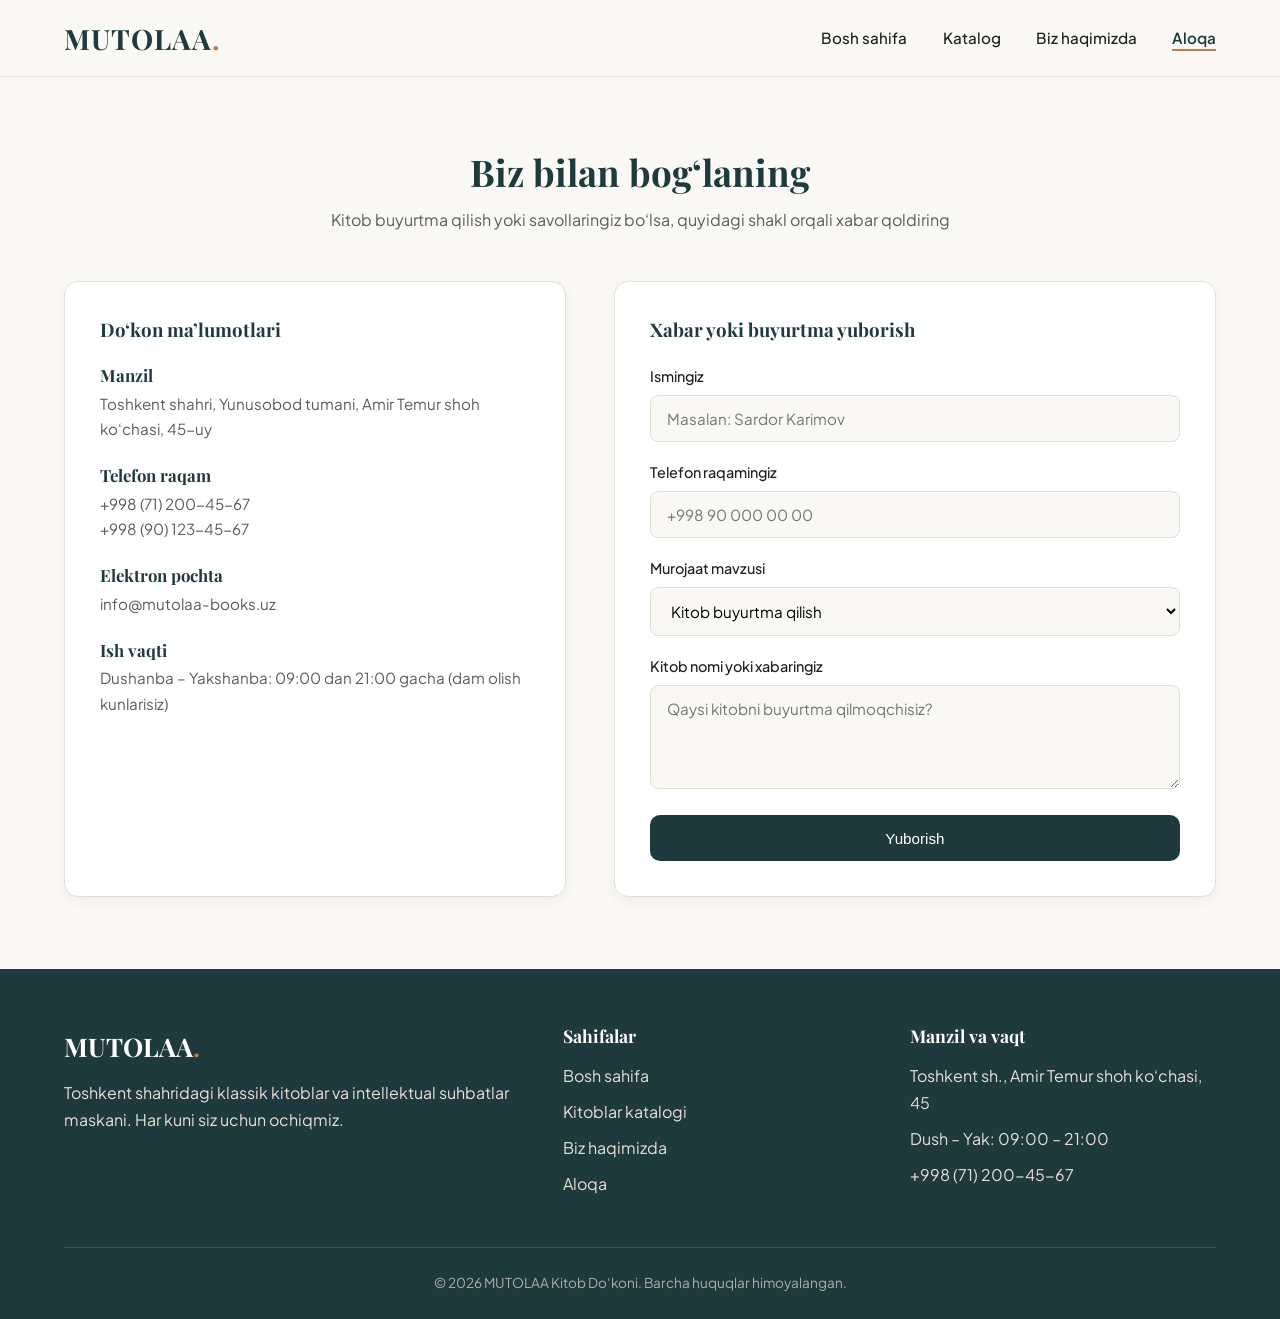
<file: aloqa.html>
<!DOCTYPE html>
<html lang="uz">
<head>
  <meta charset="UTF-8">
  <meta name="viewport" content="width=device-width, initial-scale=1.0">
  <title>Aloqa — MUTOLAA Kitob Do‘koni</title>
  <link rel="stylesheet" href="style.css">
</head>
<body>

  <header>
    <div class="container navbar">
      <a href="index.html" class="logo">MUTOLAA<span>.</span></a>
      <input type="checkbox" id="menu-toggle">
      <label for="menu-toggle" class="hamburger" aria-label="Menyu">
        <span></span>
        <span></span>
        <span></span>
      </label>
      <ul class="nav-links">
        <li><a href="index.html">Bosh sahifa</a></li>
        <li><a href="katalog.html">Katalog</a></li>
        <li><a href="haqimizda.html">Biz haqimizda</a></li>
        <li><a href="aloqa.html" class="active">Aloqa</a></li>
      </ul>
    </div>
  </header>

  <main>
    <section class="container">
      <div class="section-header">
        <h2>Biz bilan bog‘laning</h2>
        <p>Kitob buyurtma qilish yoki savollaringiz bo‘lsa, quyidagi shakl orqali xabar qoldiring</p>
      </div>

      <div class="contact-grid">
        <div class="contact-card">
          <h3 style="margin-bottom: 1.5rem;">Do‘kon ma’lumotlari</h3>
          
          <div class="info-item">
            <h4>Manzil</h4>
            <p>Toshkent shahri, Yunusobod tumani, Amir Temur shoh ko‘chasi, 45-uy</p>
          </div>

          <div class="info-item">
            <h4>Telefon raqam</h4>
            <p>+998 (71) 200-45-67<br>+998 (90) 123-45-67</p>
          </div>

          <div class="info-item">
            <h4>Elektron pochta</h4>
            <p>info@mutolaa-books.uz</p>
          </div>

          <div class="info-item" style="margin-bottom: 0;">
            <h4>Ish vaqti</h4>
            <p>Dushanba – Yakshanba: 09:00 dan 21:00 gacha (dam olish kunlarisiz)</p>
          </div>
        </div>

        <form class="contact-form" action="#sent" method="get">
          <h3 style="margin-bottom: 1.5rem;">Xabar yoki buyurtma yuborish</h3>
          
          <div class="form-group">
            <label for="name">Ismingiz</label>
            <input type="text" id="name" name="name" placeholder="Masalan: Sardor Karimov" required>
          </div>

          <div class="form-group">
            <label for="phone">Telefon raqamingiz</label>
            <input type="tel" id="phone" name="phone" placeholder="+998 90 000 00 00" required>
          </div>

          <div class="form-group">
            <label for="subject">Murojaat mavzusi</label>
            <select id="subject" name="subject">
              <option value="order">Kitob buyurtma qilish</option>
              <option value="search">Maxsus kitob qidirish</option>
              <option value="question">Umumiy savol</option>
            </select>
          </div>

          <div class="form-group">
            <label for="message">Kitob nomi yoki xabaringiz</label>
            <textarea id="message" name="message" rows="4" placeholder="Qaysi kitobni buyurtma qilmoqchisiz?" required></textarea>
          </div>

          <button type="submit" class="btn btn-primary" style="width: 100%;">Yuborish</button>
        </form>
      </div>
    </section>

    <!-- CSS :TARGET XABAR YUBORILDI OYNASI -->
    <div id="sent" class="modal">
      <div class="modal-box" style="grid-template-columns: 1fr; text-align: center; max-width: 440px;">
        <a href="#close" class="modal-close">&times;</a>
        <div>
          <h3 style="margin-bottom: 0.6rem;">Xabaringiz qabul qilindi!</h3>
          <p style="color: var(--text-muted); margin-bottom: 1.4rem;">Operatorlarimiz tez orada ko‘rsatilgan telefon raqami orqali siz bilan bog‘lanishadi.</p>
          <a href="#close" class="btn btn-primary">Yopish</a>
        </div>
      </div>
    </div>
  </main>

  <footer>
    <div class="container footer-grid">
      <div>
        <a href="index.html" class="footer-logo">MUTOLAA<span>.</span></a>
        <p>Toshkent shahridagi klassik kitoblar va intellektual suhbatlar maskani. Har kuni siz uchun ochiqmiz.</p>
      </div>
      <div class="footer-col">
        <h4>Sahifalar</h4>
        <ul>
          <li><a href="index.html">Bosh sahifa</a></li>
          <li><a href="katalog.html">Kitoblar katalogi</a></li>
          <li><a href="haqimizda.html">Biz haqimizda</a></li>
          <li><a href="aloqa.html">Aloqa</a></li>
        </ul>
      </div>
      <div class="footer-col">
        <h4>Manzil va vaqt</h4>
        <ul>
          <li>Toshkent sh., Amir Temur shoh ko‘chasi, 45</li>
          <li>Dush – Yak: 09:00 – 21:00</li>
          <li>+998 (71) 200-45-67</li>
        </ul>
      </div>
    </div>
    <div class="container footer-bottom">
      &copy; 2026 MUTOLAA Kitob Do‘koni. Barcha huquqlar himoyalangan.
    </div>
  </footer>

</body>
</html>
</file>
<file: style.css>
@import url('https://fonts.googleapis.com/css2?family=Playfair+Display:ital,wght@0,500;0,600;0,700;1,400&family=Plus+Jakarta+Sans:wght@400;500;600&display=swap');

:root {
  --bg-main: #FAF8F5;
  --bg-card: #FFFFFF;
  --bg-accent: #F1ECE4;
  --primary: #1F3A3D;
  --primary-hover: #15282A;
  --secondary: #B87D4B;
  --text-dark: #1E1E1E;
  --text-muted: #5C5C5C;
  --border-color: #E5DFD5;
  --shadow-sm: 0 4px 12px rgba(31, 58, 61, 0.05);
  --shadow-md: 0 12px 28px rgba(31, 58, 61, 0.09);
  --radius: 10px;
  --transition: all 0.3s ease;
}

* {
  margin: 0;
  padding: 0;
  box-sizing: border-box;
}

html {
  scroll-behavior: smooth;
}

body {
  font-family: 'Plus Jakarta Sans', sans-serif;
  background-color: var(--bg-main);
  color: var(--text-dark);
  line-height: 1.65;
  display: flex;
  flex-direction: column;
  min-height: 100vh;
}

h1, h2, h3, h4, .logo {
  font-family: 'Playfair Display', serif;
  color: var(--primary);
  line-height: 1.25;
}

a {
  text-decoration: none;
  color: inherit;
  transition: var(--transition);
}

img {
  display: block;
  width: 100%;
  object-fit: cover;
}

.container {
  width: 90%;
  max-width: 1200px;
  margin: 0 auto;
}

/* ================= HEADER & CHECKBOX MOBILE MENU ================= */
header {
  background-color: rgba(250, 248, 245, 0.95);
  backdrop-filter: blur(8px);
  border-bottom: 1px solid var(--border-color);
  position: sticky;
  top: 0;
  z-index: 100;
}

.navbar {
  display: flex;
  justify-content: space-between;
  align-items: center;
  height: 76px;
}

.logo {
  font-size: 1.75rem;
  font-weight: 700;
  letter-spacing: 1px;
  color: var(--primary);
}

.logo span {
  color: var(--secondary);
}

.nav-links {
  display: flex;
  list-style: none;
  gap: 2.2rem;
}

.nav-links a {
  font-size: 0.95rem;
  font-weight: 500;
  color: var(--text-dark);
  position: relative;
  padding-bottom: 4px;
}

.nav-links a::after {
  content: '';
  position: absolute;
  bottom: 0;
  left: 0;
  width: 0;
  height: 2px;
  background-color: var(--secondary);
  transition: var(--transition);
}

.nav-links a:hover::after,
.nav-links a.active::after {
  width: 100%;
}

.nav-links a.active {
  color: var(--primary);
  font-weight: 600;
}

/* Mobil menyu uchun Checkbox Hack */
#menu-toggle {
  display: none;
}

.hamburger {
  display: none;
  flex-direction: column;
  gap: 5px;
  cursor: pointer;
}

.hamburger span {
  width: 26px;
  height: 2px;
  background-color: var(--primary);
  transition: var(--transition);
}

/* ================= TUGMALAR ================= */
.btn {
  display: inline-block;
  padding: 0.85rem 1.8rem;
  border-radius: var(--radius);
  font-weight: 500;
  font-size: 0.95rem;
  cursor: pointer;
  border: 1px solid transparent;
  transition: var(--transition);
  text-align: center;
}

.btn-primary {
  background-color: var(--primary);
  color: #FFFFFF;
}

.btn-primary:hover {
  background-color: var(--primary-hover);
  transform: translateY(-2px);
}

.btn-outline {
  border-color: var(--primary);
  color: var(--primary);
  background: transparent;
}

.btn-outline:hover {
  background-color: var(--primary);
  color: #FFFFFF;
}

/* ================= HERO SECTION ================= */
.hero {
  padding: 5rem 0;
  display: grid;
  grid-template-columns: 1.1fr 0.9fr;
  gap: 3.5rem;
  align-items: center;
}

.hero-badge {
  display: inline-block;
  background-color: var(--bg-accent);
  color: var(--secondary);
  padding: 0.35rem 0.9rem;
  border-radius: 50px;
  font-size: 0.85rem;
  font-weight: 600;
  margin-bottom: 1.2rem;
}

.hero h1 {
  font-size: 3.2rem;
  margin-bottom: 1.2rem;
}

.hero p {
  color: var(--text-muted);
  font-size: 1.1rem;
  margin-bottom: 2rem;
  max-width: 520px;
}

.hero-actions {
  display: flex;
  gap: 1rem;
  flex-wrap: wrap;
}

.hero-image img {
  aspect-ratio: 4 / 3;
  border-radius: 16px;
  box-shadow: var(--shadow-md);
}

/* ================= SECTION UMUMIY ================= */
section {
  padding: 4.5rem 0;
}

.section-header {
  text-align: center;
  max-width: 620px;
  margin: 0 auto 3rem;
}

.section-header h2 {
  font-size: 2.3rem;
  margin-bottom: 0.75rem;
}

.section-header p {
  color: var(--text-muted);
}

/* ================= KITOB KARTALARI ================= */
.books-grid {
  display: grid;
  grid-template-columns: repeat(auto-fill, minmax(260px, 1fr));
  gap: 2rem;
}

.book-card {
  background-color: var(--bg-card);
  border: 1px solid var(--border-color);
  border-radius: var(--radius);
  overflow: hidden;
  box-shadow: var(--shadow-sm);
  transition: var(--transition);
  display: flex;
  flex-direction: column;
}

.book-card:hover {
  transform: translateY(-6px);
  box-shadow: var(--shadow-md);
}

.book-cover {
  position: relative;
  overflow: hidden;
}

.book-cover img {
  aspect-ratio: 3 / 4;
  transition: transform 0.5s ease;
}

.book-card:hover .book-cover img {
  transform: scale(1.04);
}

.book-tag {
  position: absolute;
  top: 12px;
  left: 12px;
  background-color: rgba(250, 248, 245, 0.92);
  color: var(--primary);
  font-size: 0.75rem;
  font-weight: 600;
  padding: 0.25rem 0.7rem;
  border-radius: 4px;
}

.book-info {
  padding: 1.4rem;
  display: flex;
  flex-direction: column;
  flex-grow: 1;
}

.book-author {
  font-size: 0.85rem;
  color: var(--secondary);
  font-weight: 500;
  margin-bottom: 0.3rem;
}

.book-title {
  font-size: 1.2rem;
  margin-bottom: 0.6rem;
}

.book-desc {
  font-size: 0.9rem;
  color: var(--text-muted);
  margin-bottom: 1.2rem;
  flex-grow: 1;
}

.book-footer {
  display: flex;
  justify-content: space-between;
  align-items: center;
  padding-top: 1rem;
  border-top: 1px solid var(--border-color);
}

.book-price {
  font-weight: 700;
  font-size: 1.05rem;
  color: var(--primary);
}

.book-link {
  font-size: 0.9rem;
  font-weight: 600;
  color: var(--secondary);
}

.book-link:hover {
  color: var(--primary);
}

/* ================= IQTIBOS BANNERI ================= */
.quote-banner {
  background-color: var(--primary);
  color: #FAF8F5;
  text-align: center;
  padding: 4rem 1.5rem;
  border-radius: 16px;
  margin: 2rem auto;
}

.quote-banner blockquote {
  font-family: 'Playfair Display', serif;
  font-size: 1.8rem;
  font-style: italic;
  max-width: 780px;
  margin: 0 auto 1rem;
}

.quote-banner cite {
  color: var(--secondary);
  font-style: normal;
  font-weight: 600;
  letter-spacing: 1px;
}

/* ================= KATALOG: CSS RADIO TAB FILTR ================= */
.filter-wrapper input[type="radio"] {
  display: none;
}

.filter-tabs {
  display: flex;
  justify-content: center;
  flex-wrap: wrap;
  gap: 0.8rem;
  margin-bottom: 2.5rem;
}

.filter-tabs label {
  padding: 0.6rem 1.3rem;
  border: 1px solid var(--border-color);
  background-color: var(--bg-card);
  border-radius: 50px;
  font-size: 0.9rem;
  font-weight: 500;
  cursor: pointer;
  transition: var(--transition);
}

.filter-tabs label:hover {
  border-color: var(--primary);
}

#tab-all:checked ~ .filter-tabs label[for="tab-all"],
#tab-klassika:checked ~ .filter-tabs label[for="tab-klassika"],
#tab-psixologiya:checked ~ .filter-tabs label[for="tab-psixologiya"],
#tab-tarix:checked ~ .filter-tabs label[for="tab-tarix"] {
  background-color: var(--primary);
  color: #FFFFFF;
  border-color: var(--primary);
}

#tab-klassika:checked ~ .books-grid .book-card:not([data-cat="klassika"]),
#tab-psixologiya:checked ~ .books-grid .book-card:not([data-cat="psixologiya"]),
#tab-tarix:checked ~ .books-grid .book-card:not([data-cat="tarix"]) {
  display: none;
}

/* ================= CSS :TARGET MODAL OYNA ================= */
.modal {
  position: fixed;
  inset: 0;
  background-color: rgba(21, 40, 42, 0.7);
  display: flex;
  justify-content: center;
  align-items: center;
  padding: 1.5rem;
  opacity: 0;
  visibility: hidden;
  transition: var(--transition);
  z-index: 200;
}

.modal:target {
  opacity: 1;
  visibility: visible;
}

.modal-box {
  background-color: var(--bg-main);
  max-width: 650px;
  width: 100%;
  border-radius: 14px;
  padding: 2rem;
  position: relative;
  display: grid;
  grid-template-columns: 200px 1fr;
  gap: 1.8rem;
  box-shadow: var(--shadow-md);
}

.modal-box img {
  aspect-ratio: 3 / 4;
  border-radius: 8px;
}

.modal-close {
  position: absolute;
  top: 14px;
  right: 18px;
  font-size: 1.6rem;
  font-weight: 700;
  color: var(--text-muted);
}

.modal-close:hover {
  color: var(--primary);
}

/* ================= HAQIMIZDA & DETAILS AKKORDEON ================= */
.about-grid {
  display: grid;
  grid-template-columns: 1fr 1fr;
  gap: 3.5rem;
  align-items: center;
}

.about-grid img {
  aspect-ratio: 4 / 3;
  border-radius: 14px;
  box-shadow: var(--shadow-md);
}

.stats-row {
  display: grid;
  grid-template-columns: repeat(3, 1fr);
  gap: 1.5rem;
  margin-top: 2rem;
  padding-top: 2rem;
  border-top: 1px solid var(--border-color);
}

.stat-item h3 {
  font-size: 2rem;
  color: var(--secondary);
}

.faq-list {
  max-width: 760px;
  margin: 0 auto;
  display: flex;
  flex-direction: column;
  gap: 1rem;
}

details {
  background-color: var(--bg-card);
  border: 1px solid var(--border-color);
  border-radius: var(--radius);
  padding: 1.2rem 1.5rem;
}

summary {
  font-weight: 600;
  color: var(--primary);
  cursor: pointer;
  list-style: none;
  display: flex;
  justify-content: space-between;
  align-items: center;
}

summary::-webkit-details-marker {
  display: none;
}

summary::after {
  content: '+';
  font-size: 1.4rem;
  color: var(--secondary);
}

details[open] summary::after {
  content: '−';
}

details p {
  margin-top: 0.9rem;
  color: var(--text-muted);
  font-size: 0.95rem;
}

/* ================= ALOQA SAHIFASI ================= */
.contact-grid {
  display: grid;
  grid-template-columns: 1fr 1.2fr;
  gap: 3rem;
}

.contact-card, .contact-form {
  background-color: var(--bg-card);
  border: 1px solid var(--border-color);
  border-radius: 14px;
  padding: 2.2rem;
  box-shadow: var(--shadow-sm);
}

.info-item {
  margin-bottom: 1.5rem;
}

.info-item h4 {
  font-size: 1.05rem;
  margin-bottom: 0.3rem;
}

.info-item p {
  color: var(--text-muted);
  font-size: 0.95rem;
}

.form-group {
  margin-bottom: 1.2rem;
}

.form-group label {
  display: block;
  font-size: 0.9rem;
  font-weight: 500;
  margin-bottom: 0.4rem;
}

.form-group input,
.form-group select,
.form-group textarea {
  width: 100%;
  padding: 0.8rem 1rem;
  border: 1px solid var(--border-color);
  border-radius: 8px;
  background-color: var(--bg-main);
  font-family: inherit;
  font-size: 0.95rem;
  transition: var(--transition);
}

.form-group input:focus,
.form-group select:focus,
.form-group textarea:focus {
  outline: none;
  border-color: var(--primary);
  background-color: #FFFFFF;
}

/* ================= FOOTER ================= */
footer {
  margin-top: auto;
  background-color: var(--primary);
  color: #E5DFD5;
  padding: 3.5rem 0 1.5rem;
}

.footer-grid {
  display: grid;
  grid-template-columns: 1.5fr 1fr 1fr;
  gap: 2.5rem;
  padding-bottom: 2.5rem;
  border-bottom: 1px solid rgba(229, 223, 213, 0.15);
}

.footer-logo {
  font-family: 'Playfair Display', serif;
  font-size: 1.6rem;
  font-weight: 700;
  color: #FFFFFF;
  margin-bottom: 0.8rem;
  display: inline-block;
}

.footer-logo span {
  color: var(--secondary);
}

.footer-col h4 {
  color: #FFFFFF;
  margin-bottom: 1rem;
  font-size: 1.1rem;
}

.footer-col ul {
  list-style: none;
}

.footer-col ul li {
  margin-bottom: 0.6rem;
}

.footer-col a:hover {
  color: var(--secondary);
}

.footer-bottom {
  text-align: center;
  padding-top: 1.5rem;
  font-size: 0.85rem;
  color: rgba(229, 223, 213, 0.7);
}

/* ================= RESPONSIVE (@MEDIA) ================= */
@media (max-width: 900px) {
  .hero, .about-grid, .contact-grid {
    grid-template-columns: 1fr;
    gap: 2.2rem;
  }

  .hero {
    padding: 3rem 0;
  }

  .hero h1 {
    font-size: 2.4rem;
  }

  .footer-grid {
    grid-template-columns: 1fr;
  }
}

@media (max-width: 768px) {
  .hamburger {
    display: flex;
  }

  .nav-links {
    position: absolute;
    top: 76px;
    left: 0;
    width: 100%;
    background-color: var(--bg-main);
    flex-direction: column;
    align-items: center;
    gap: 1.4rem;
    padding: 0;
    max-height: 0;
    overflow: hidden;
    border-bottom: 1px solid transparent;
    transition: max-height 0.35s ease, padding 0.35s ease;
  }

  #menu-toggle:checked ~ .nav-links {
    max-height: 300px;
    padding: 1.8rem 0;
    border-bottom-color: var(--border-color);
  }

  .modal-box {
    grid-template-columns: 1fr;
    max-height: 90vh;
    overflow-y: auto;
  }

  .modal-box img {
    max-width: 180px;
    margin: 0 auto;
  }
}
</file>
